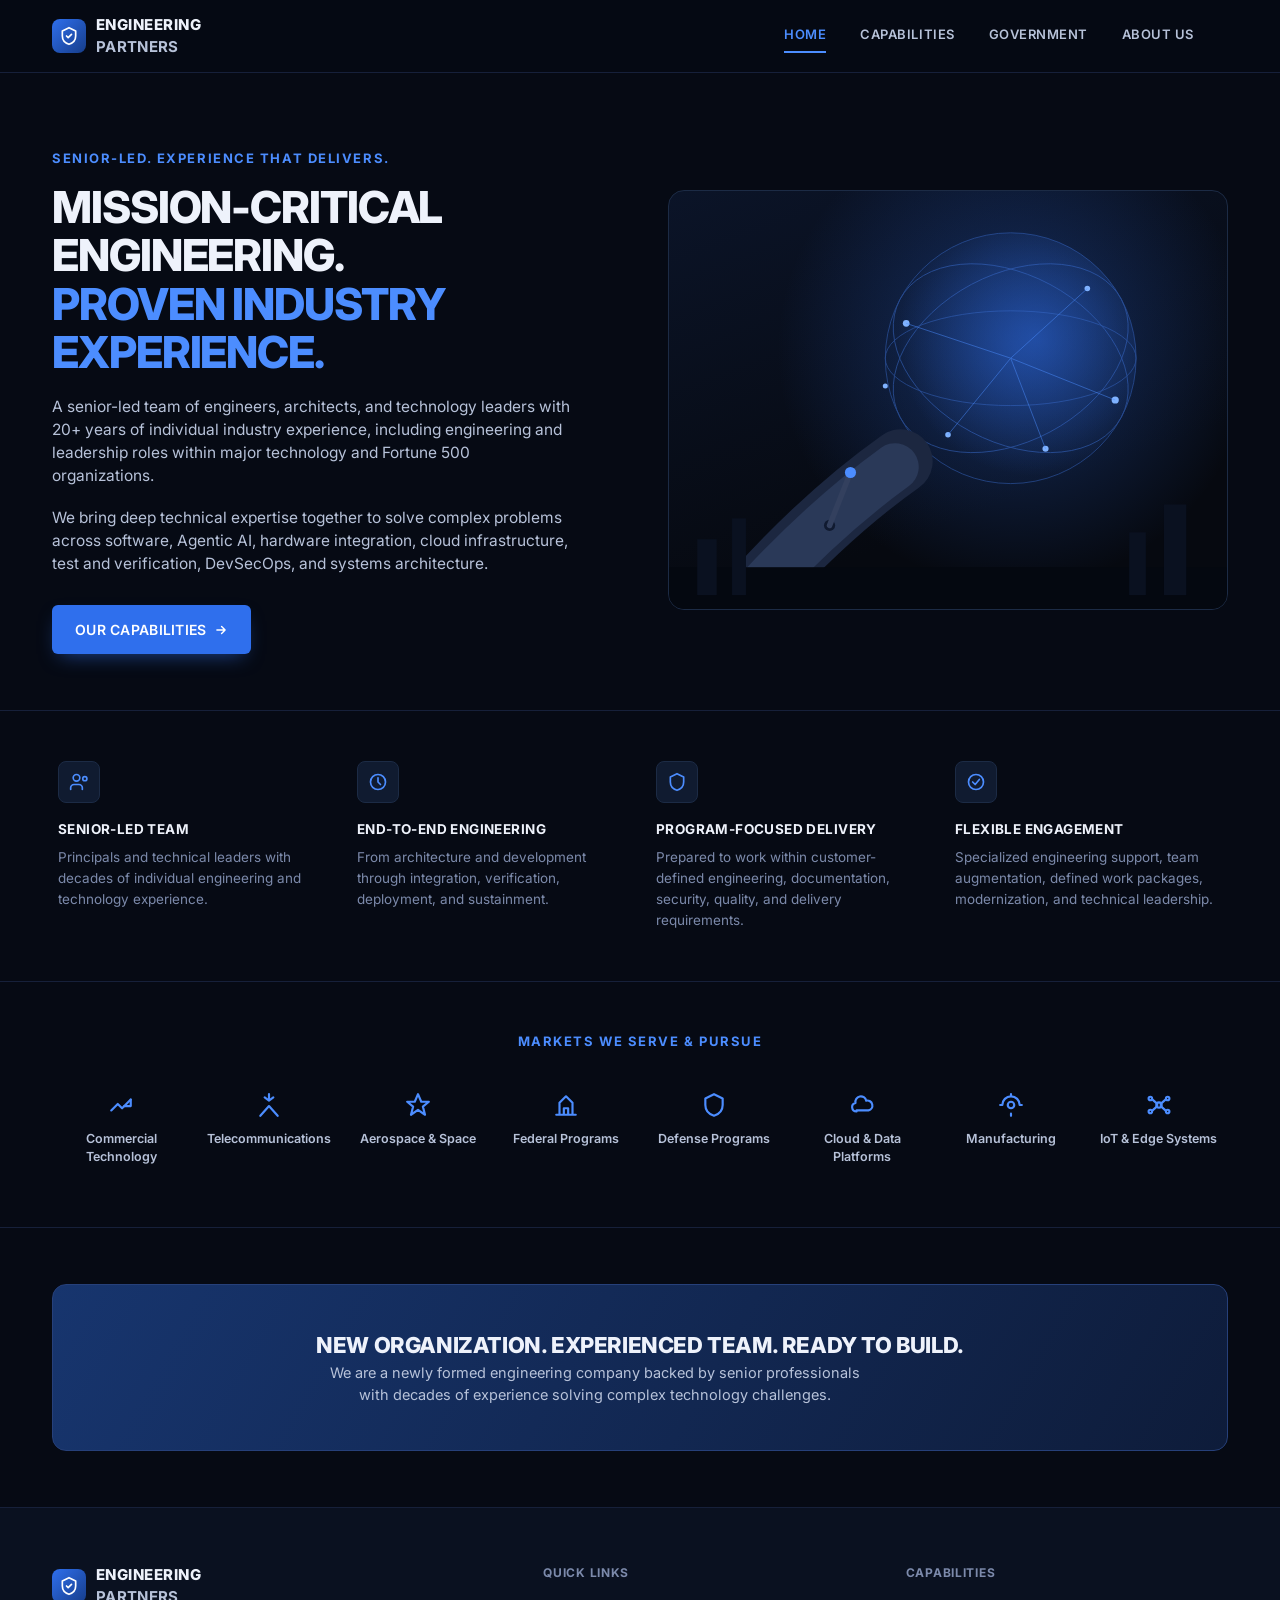
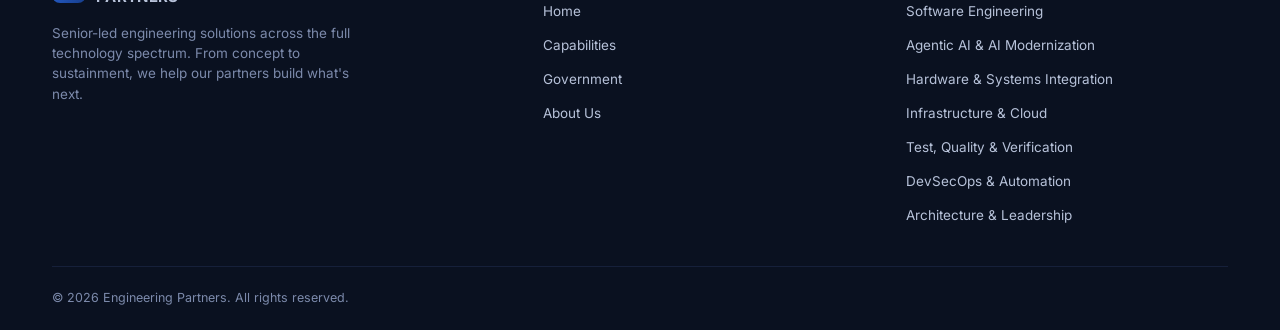
<file: index.html>
<!doctype html>
<html lang="en">
<head>
<meta charset="UTF-8" />
<meta name="viewport" content="width=device-width, initial-scale=1.0" />
<title>Engineering Partners — Mission-Critical Engineering</title>
<meta name="description" content="A senior-led team of engineers, architects, and technology leaders with 20+ years of individual industry experience across software, Agentic AI, hardware, cloud, and DevSecOps." />
<link rel="icon" href="favicon.svg" type="image/svg+xml" />
<meta property="og:type" content="website" />
<meta property="og:title" content="Engineering Partners — Mission-Critical Engineering" />
<meta property="og:description" content="A senior-led team of engineers, architects, and technology leaders with 20+ years of individual industry experience across software, Agentic AI, hardware, cloud, and DevSecOps." />
<meta name="theme-color" content="#060a14" />
<link rel="preconnect" href="https://fonts.googleapis.com" />
<link rel="preconnect" href="https://fonts.gstatic.com" crossorigin />
<link href="https://fonts.googleapis.com/css2?family=Inter:wght@400;500;600;700;800&display=swap" rel="stylesheet" />
<link rel="stylesheet" href="styles.css" />
</head>
<body>

<a href="#main" class="skip-link">Skip to main content</a>
<header class="site-header">
  <div class="wrap header-inner">
    <a href="index.html" class="logo">
      <span class="mark">
        <svg aria-hidden="true" viewBox="0 0 24 24" fill="none" stroke="#fff" stroke-width="2" stroke-linecap="round" stroke-linejoin="round"><path d="M12 2l8 4v6c0 5-3.5 8.5-8 10-4.5-1.5-8-5-8-10V6l8-4z"/><path d="M9 12l2 2 4-4"/></svg>
      </span>
      <span class="word">ENGINEERING<small>PARTNERS</small></span>
    </a>
    <nav class="main-nav">
      <a href="index.html" class="active">HOME</a>
      <a href="capabilities.html">CAPABILITIES</a>
      <a href="government.html">GOVERNMENT</a>
      <a href="about.html">ABOUT US</a>
    </nav>
    <div class="header-actions">
      <button class="nav-toggle" aria-label="Toggle menu" aria-expanded="false">
        <svg aria-hidden="true" viewBox="0 0 24 24" fill="none" stroke="currentColor" stroke-width="2" stroke-linecap="round"><path d="M4 7h16M4 12h16M4 17h16"/></svg>
      </button>
    </div>
  </div>
</header>

<main id="main">
<section class="hero">
  <div class="wrap hero-grid">
    <div>
      <span class="eyebrow">SENIOR-LED. EXPERIENCE THAT DELIVERS.</span>
      <h1>MISSION-CRITICAL ENGINEERING.<span class="accent">PROVEN INDUSTRY EXPERIENCE.</span></h1>
      <p>A senior-led team of engineers, architects, and technology leaders with 20+ years of individual industry experience, including engineering and leadership roles within major technology and Fortune 500 organizations.</p>
      <p>We bring deep technical expertise together to solve complex problems across software, Agentic AI, hardware integration, cloud infrastructure, test and verification, DevSecOps, and systems architecture.</p>
      <div class="cta-row">
        <a href="capabilities.html" class="btn btn-primary">OUR CAPABILITIES
          <svg aria-hidden="true" viewBox="0 0 24 24" fill="none" stroke="currentColor" stroke-width="2.5" stroke-linecap="round" stroke-linejoin="round"><path d="M5 12h14M13 6l6 6-6 6"/></svg>
        </a>
      </div>
    </div>
    <div class="hero-visual">
      <svg aria-hidden="true" viewBox="0 0 400 300" xmlns="http://www.w3.org/2000/svg">
        <defs>
          <radialGradient id="glow" cx="60%" cy="42%" r="55%">
            <stop offset="0%" stop-color="#2f6fed" stop-opacity="0.5"/>
            <stop offset="100%" stop-color="#2f6fed" stop-opacity="0"/>
          </radialGradient>
        </defs>
        <circle cx="245" cy="120" r="90" fill="url(#glow)"/>
        <g stroke="#3b6fd1" stroke-width="0.6" fill="none" opacity="0.55">
          <ellipse cx="245" cy="120" rx="90" ry="34"/>
          <ellipse cx="245" cy="120" rx="90" ry="60" transform="rotate(28 245 120)"/>
          <ellipse cx="245" cy="120" rx="90" ry="60" transform="rotate(-28 245 120)"/>
          <circle cx="245" cy="120" r="90"/>
        </g>
        <g fill="#7fb2ff">
          <circle cx="170" cy="95" r="2.4"/>
          <circle cx="300" cy="70" r="2"/>
          <circle cx="320" cy="150" r="2.6"/>
          <circle cx="200" cy="175" r="2"/>
          <circle cx="270" cy="185" r="2.2"/>
          <circle cx="155" cy="140" r="1.8"/>
        </g>
        <g stroke="#4c8dff" stroke-width="0.7" opacity="0.5">
          <line x1="170" y1="95" x2="245" y2="120"/>
          <line x1="300" y1="70" x2="245" y2="120"/>
          <line x1="320" y1="150" x2="245" y2="120"/>
          <line x1="200" y1="175" x2="245" y2="120"/>
          <line x1="270" y1="185" x2="245" y2="120"/>
        </g>
        <g transform="translate(70,190)">
          <path d="M0 90 L90 10" stroke="#33405e" stroke-width="10" stroke-linecap="round"/>
          <path d="M-6 96 Q45 40 96 4" fill="none" stroke="#1c2740" stroke-width="46" stroke-linecap="round"/>
          <path d="M-2 92 Q45 42 92 8" fill="none" stroke="#2a3958" stroke-width="34" stroke-linecap="round"/>
          <circle cx="45" cy="50" r="4" fill="#101a30"/>
          <line x1="45" y1="50" x2="60" y2="12" stroke="#33405e" stroke-width="4" stroke-linecap="round"/>
          <circle cx="60" cy="12" r="4" fill="#4c8dff"/>
        </g>
        <rect x="0" y="270" width="400" height="30" fill="#040810"/>
        <g fill="#0a1120">
          <rect x="20" y="250" width="14" height="40"/>
          <rect x="45" y="235" width="10" height="55"/>
          <rect x="330" y="245" width="12" height="45"/>
          <rect x="355" y="225" width="16" height="65"/>
        </g>
      </svg>
    </div>
  </div>
</section>

<section class="feature-strip" data-reveal>
  <div class="wrap feature-grid">
    <div class="feature-card">
      <div class="feature-icon"><svg aria-hidden="true" viewBox="0 0 24 24" fill="none" stroke="currentColor" stroke-width="2" stroke-linecap="round" stroke-linejoin="round"><circle cx="9" cy="7" r="4"/><path d="M2 21v-2a4 4 0 014-4h6a4 4 0 014 4v2"/><circle cx="19" cy="8" r="2.5"/></svg></div>
      <h2>SENIOR-LED TEAM</h2>
      <p>Principals and technical leaders with decades of individual engineering and technology experience.</p>
    </div>
    <div class="feature-card">
      <div class="feature-icon"><svg aria-hidden="true" viewBox="0 0 24 24" fill="none" stroke="currentColor" stroke-width="2" stroke-linecap="round" stroke-linejoin="round"><circle cx="12" cy="12" r="9"/><path d="M12 7v5l3 3"/></svg></div>
      <h2>END-TO-END ENGINEERING</h2>
      <p>From architecture and development through integration, verification, deployment, and sustainment.</p>
    </div>
    <div class="feature-card">
      <div class="feature-icon"><svg aria-hidden="true" viewBox="0 0 24 24" fill="none" stroke="currentColor" stroke-width="2" stroke-linecap="round" stroke-linejoin="round"><path d="M12 2l8 4v6c0 5-3.5 8.5-8 10-4.5-1.5-8-5-8-10V6l8-4z"/></svg></div>
      <h2>PROGRAM-FOCUSED DELIVERY</h2>
      <p>Prepared to work within customer-defined engineering, documentation, security, quality, and delivery requirements.</p>
    </div>
    <div class="feature-card">
      <div class="feature-icon"><svg aria-hidden="true" viewBox="0 0 24 24" fill="none" stroke="currentColor" stroke-width="2" stroke-linecap="round" stroke-linejoin="round"><path d="M8 12l3 3 5-6"/><circle cx="12" cy="12" r="9"/></svg></div>
      <h2>FLEXIBLE ENGAGEMENT</h2>
      <p>Specialized engineering support, team augmentation, defined work packages, modernization, and technical leadership.</p>
    </div>
  </div>
</section>

<section class="markets" data-reveal>
  <div class="wrap">
    <span class="eyebrow">MARKETS WE SERVE &amp; PURSUE</span>
    <div class="markets-grid">
      <div class="market-item"><svg aria-hidden="true" viewBox="0 0 24 24" fill="none" stroke="currentColor" stroke-width="2" stroke-linecap="round" stroke-linejoin="round"><path d="M3 17l6-6 4 4 8-8"/><path d="M21 7v6h-6"/></svg>Commercial Technology</div>
      <div class="market-item"><svg aria-hidden="true" viewBox="0 0 24 24" fill="none" stroke="currentColor" stroke-width="2" stroke-linecap="round" stroke-linejoin="round"><path d="M12 2v6M8 5l4 3 4-3M4 22l8-9 8 9"/></svg>Telecommunications</div>
      <div class="market-item"><svg aria-hidden="true" viewBox="0 0 24 24" fill="none" stroke="currentColor" stroke-width="2" stroke-linecap="round" stroke-linejoin="round"><path d="M12 2l3 7h7l-5.5 4.5L18.5 21 12 16.5 5.5 21l2-7.5L2 9h7z"/></svg>Aerospace &amp; Space</div>
      <div class="market-item"><svg aria-hidden="true" viewBox="0 0 24 24" fill="none" stroke="currentColor" stroke-width="2" stroke-linecap="round" stroke-linejoin="round"><path d="M3 21h18M6 21V10l6-6 6 6v11M10 21v-6h4v6"/></svg>Federal Programs</div>
      <div class="market-item"><svg aria-hidden="true" viewBox="0 0 24 24" fill="none" stroke="currentColor" stroke-width="2" stroke-linecap="round" stroke-linejoin="round"><path d="M12 2l8 4v6c0 5-3.5 8.5-8 10-4.5-1.5-8-5-8-10V6l8-4z"/></svg>Defense Programs</div>
      <div class="market-item"><svg aria-hidden="true" viewBox="0 0 24 24" fill="none" stroke="currentColor" stroke-width="2" stroke-linecap="round" stroke-linejoin="round"><path d="M7 18a4 4 0 01-1-7.9A5 5 0 0115.9 8 4.5 4.5 0 0118 17H7z"/></svg>Cloud &amp; Data Platforms</div>
      <div class="market-item"><svg aria-hidden="true" viewBox="0 0 24 24" fill="none" stroke="currentColor" stroke-width="2" stroke-linecap="round" stroke-linejoin="round"><circle cx="12" cy="12" r="3"/><path d="M4 12a8 8 0 0116 0M2 12h2m16 0h2M12 2v2m0 16v2"/></svg>Manufacturing</div>
      <div class="market-item"><svg aria-hidden="true" viewBox="0 0 24 24" fill="none" stroke="currentColor" stroke-width="2" stroke-linecap="round" stroke-linejoin="round"><circle cx="12" cy="12" r="2.5"/><circle cx="4" cy="6" r="1.6"/><circle cx="20" cy="6" r="1.6"/><circle cx="4" cy="18" r="1.6"/><circle cx="20" cy="18" r="1.6"/><path d="M6 7l4.5 4M18 7l-4.5 4M6 17l4.5-4M18 17l-4.5-4"/></svg>IoT &amp; Edge Systems</div>
    </div>
  </div>
</section>

<section class="cta-banner" data-reveal>
  <div class="wrap">
    <div class="inner">
      <div>
        <h2>NEW ORGANIZATION. EXPERIENCED TEAM. READY TO BUILD.</h2>
        <p>We are a newly formed engineering company backed by senior professionals with decades of experience solving complex technology challenges.</p>
      </div>
    </div>
  </div>
</section>

</main>

<footer class="site-footer" id="footer"></footer>
<script src="script.js"></script>
<script src="footer.js"></script>
</body>
</html>
</file>
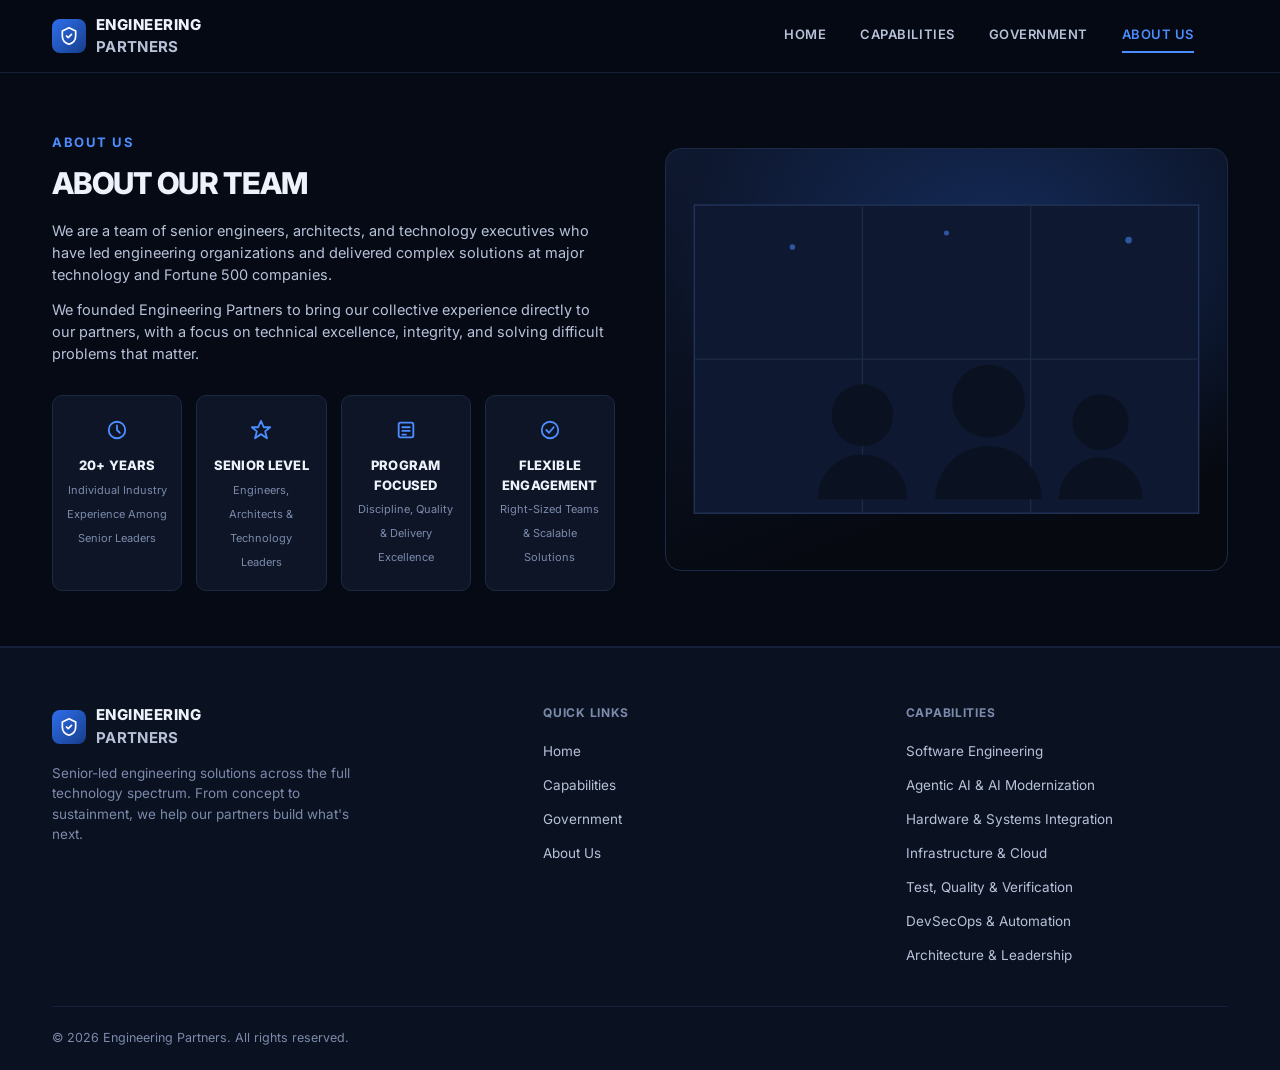
<file: about.html>
<!doctype html>
<html lang="en">
<head>
<meta charset="UTF-8" />
<meta name="viewport" content="width=device-width, initial-scale=1.0" />
<title>About Us — Engineering Partners</title>
<meta name="description" content="Meet the senior engineers, architects, and technology leaders behind Engineering Partners." />
<link rel="icon" href="favicon.svg" type="image/svg+xml" />
<meta property="og:type" content="website" />
<meta property="og:title" content="About Us — Engineering Partners" />
<meta property="og:description" content="Meet the senior engineers, architects, and technology leaders behind Engineering Partners." />
<meta name="theme-color" content="#060a14" />
<link rel="preconnect" href="https://fonts.googleapis.com" />
<link rel="preconnect" href="https://fonts.gstatic.com" crossorigin />
<link href="https://fonts.googleapis.com/css2?family=Inter:wght@400;500;600;700;800&display=swap" rel="stylesheet" />
<link rel="stylesheet" href="styles.css" />
</head>
<body>

<a href="#main" class="skip-link">Skip to main content</a>
<header class="site-header">
  <div class="wrap header-inner">
    <a href="index.html" class="logo">
      <span class="mark">
        <svg aria-hidden="true" viewBox="0 0 24 24" fill="none" stroke="#fff" stroke-width="2" stroke-linecap="round" stroke-linejoin="round"><path d="M12 2l8 4v6c0 5-3.5 8.5-8 10-4.5-1.5-8-5-8-10V6l8-4z"/><path d="M9 12l2 2 4-4"/></svg>
      </span>
      <span class="word">ENGINEERING<small>PARTNERS</small></span>
    </a>
    <nav class="main-nav">
      <a href="index.html">HOME</a>
      <a href="capabilities.html">CAPABILITIES</a>
      <a href="government.html">GOVERNMENT</a>
      <a href="about.html" class="active">ABOUT US</a>
    </nav>
    <div class="header-actions">
      <button class="nav-toggle" aria-label="Toggle menu" aria-expanded="false">
        <svg aria-hidden="true" viewBox="0 0 24 24" fill="none" stroke="currentColor" stroke-width="2" stroke-linecap="round"><path d="M4 7h16M4 12h16M4 17h16"/></svg>
      </button>
    </div>
  </div>
</header>

<main id="main">
<section class="about-hero">
  <div class="wrap about-grid">
    <div>
      <span class="eyebrow">ABOUT US</span>
      <h1>ABOUT OUR TEAM</h1>
      <p>We are a team of senior engineers, architects, and technology executives who have led engineering organizations and delivered complex solutions at major technology and Fortune 500 companies.</p>
      <p>We founded Engineering Partners to bring our collective experience directly to our partners, with a focus on technical excellence, integrity, and solving difficult problems that matter.</p>

      <div class="stat-grid" data-reveal>
        <div class="stat-card">
          <div class="stat-icon"><svg aria-hidden="true" viewBox="0 0 24 24" fill="none" stroke="currentColor" stroke-width="2" stroke-linecap="round" stroke-linejoin="round"><circle cx="12" cy="12" r="9"/><path d="M12 7v5l3 3"/></svg></div>
          <strong>20+ YEARS</strong>
          <span>Individual Industry Experience Among Senior Leaders</span>
        </div>
        <div class="stat-card">
          <div class="stat-icon"><svg aria-hidden="true" viewBox="0 0 24 24" fill="none" stroke="currentColor" stroke-width="2" stroke-linecap="round" stroke-linejoin="round"><path d="M12 2l3 7h7l-5.5 4.5L18.5 21 12 16.5 5.5 21l2-7.5L2 9h7z"/></svg></div>
          <strong>SENIOR LEVEL</strong>
          <span>Engineers, Architects &amp; Technology Leaders</span>
        </div>
        <div class="stat-card">
          <div class="stat-icon"><svg aria-hidden="true" viewBox="0 0 24 24" fill="none" stroke="currentColor" stroke-width="2" stroke-linecap="round" stroke-linejoin="round"><rect x="4" y="4" width="16" height="16" rx="2"/><path d="M8 9h8M8 13h8M8 17h4"/></svg></div>
          <strong>PROGRAM FOCUSED</strong>
          <span>Discipline, Quality &amp; Delivery Excellence</span>
        </div>
        <div class="stat-card">
          <div class="stat-icon"><svg aria-hidden="true" viewBox="0 0 24 24" fill="none" stroke="currentColor" stroke-width="2" stroke-linecap="round" stroke-linejoin="round"><path d="M8 12l3 3 5-6"/><circle cx="12" cy="12" r="9"/></svg></div>
          <strong>FLEXIBLE ENGAGEMENT</strong>
          <span>Right-Sized Teams &amp; Scalable Solutions</span>
        </div>
      </div>
    </div>

    <div class="about-visual">
      <svg aria-hidden="true" viewBox="0 0 400 300" xmlns="http://www.w3.org/2000/svg">
        <defs>
          <radialGradient id="glow3" cx="60%" cy="30%" r="60%">
            <stop offset="0%" stop-color="#2f6fed" stop-opacity="0.3"/>
            <stop offset="100%" stop-color="#2f6fed" stop-opacity="0"/>
          </radialGradient>
        </defs>
        <rect width="400" height="300" fill="url(#glow3)"/>
        <g fill="#0e1830" stroke="#22345a" stroke-width="1">
          <rect x="20" y="40" width="360" height="220"/>
        </g>
        <g stroke="#1c2b45" stroke-width="1">
          <line x1="140" y1="40" x2="140" y2="260"/>
          <line x1="260" y1="40" x2="260" y2="260"/>
          <line x1="20" y1="150" x2="380" y2="150"/>
        </g>
        <g fill="#0a1120" opacity="0.9">
          <circle cx="140" cy="190" r="22"/>
          <path d="M108 250 a32 32 0 0164 0z"/>
          <circle cx="230" cy="180" r="26"/>
          <path d="M192 250 a38 38 0 0176 0z"/>
          <circle cx="310" cy="195" r="20"/>
          <path d="M280 250 a30 30 0 0160 0z"/>
        </g>
        <g fill="#3b6fd1" opacity="0.7">
          <circle cx="90" cy="70" r="2"/>
          <circle cx="330" cy="65" r="2.4"/>
          <circle cx="200" cy="60" r="1.8"/>
        </g>
      </svg>
    </div>
  </div>
</section>

</main>

<footer class="site-footer" id="footer"></footer>
<script src="script.js"></script>
<script src="footer.js"></script>
</body>
</html>
</file>
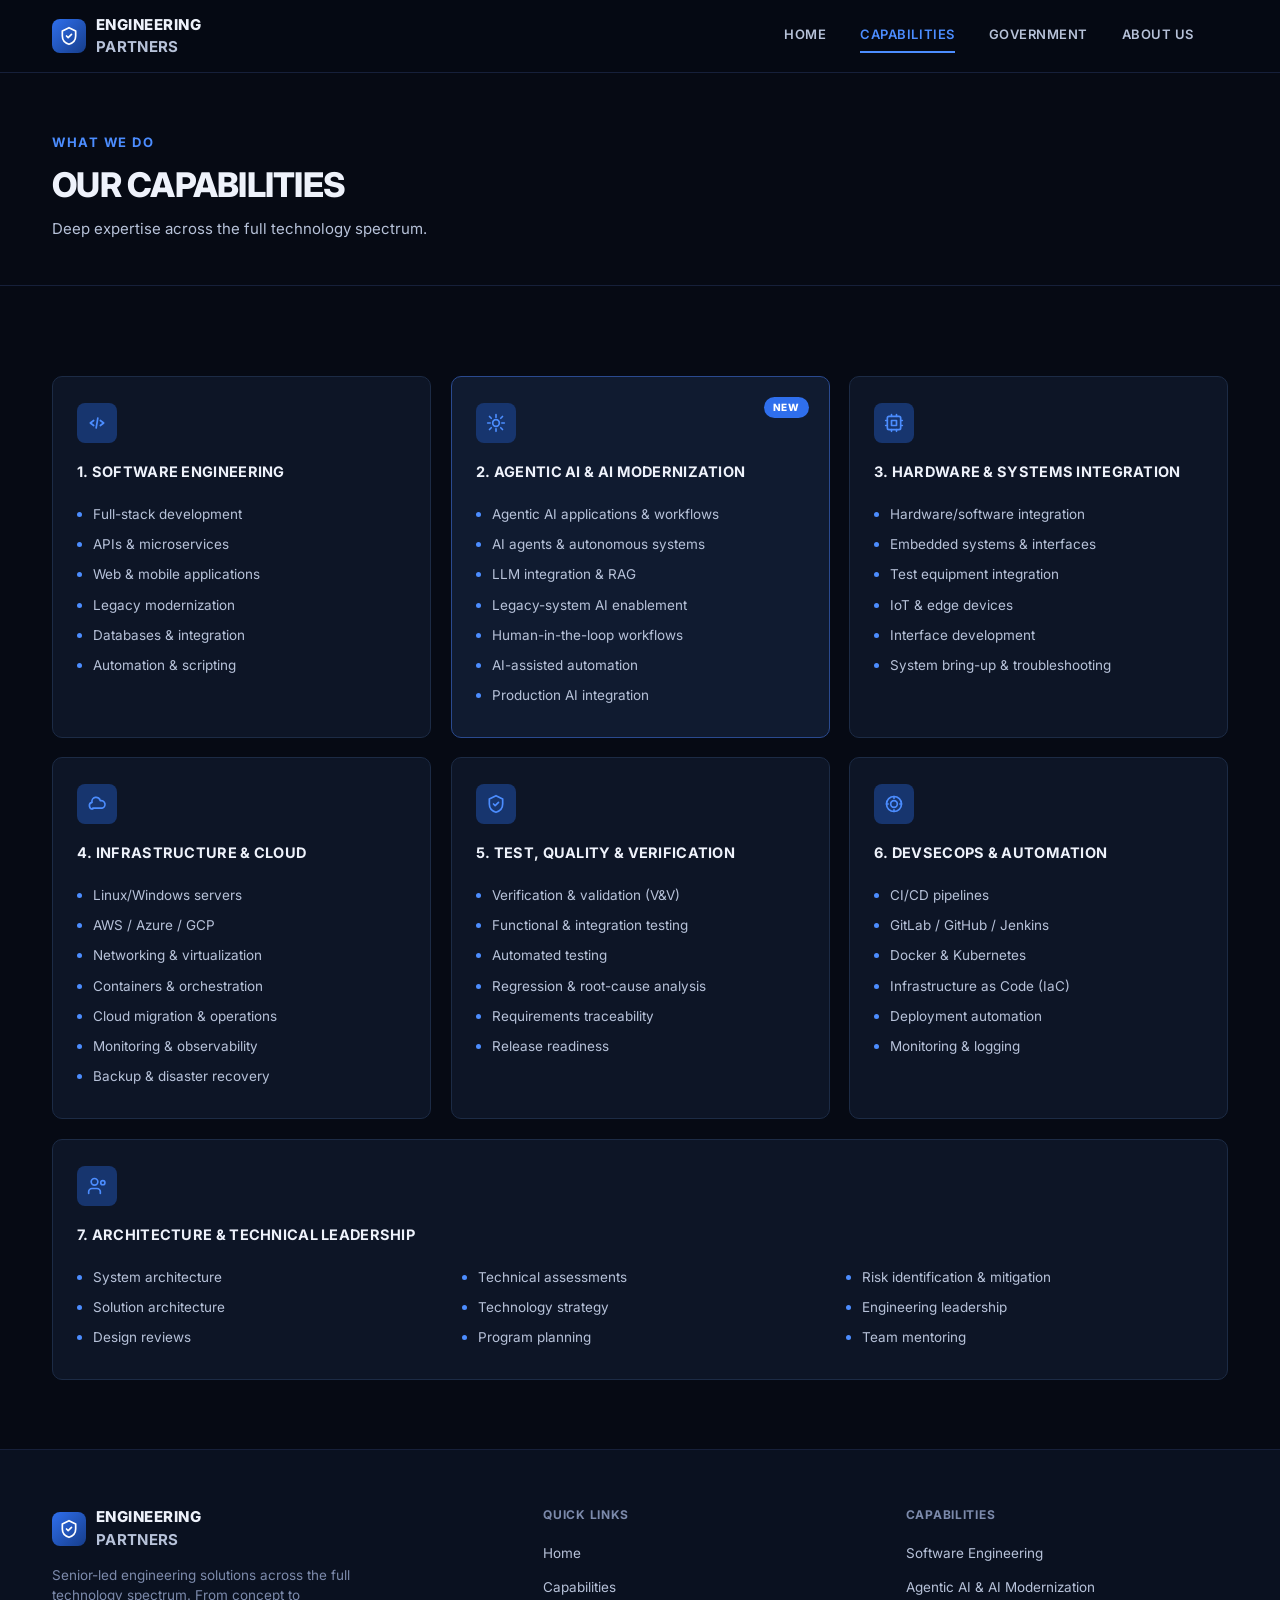
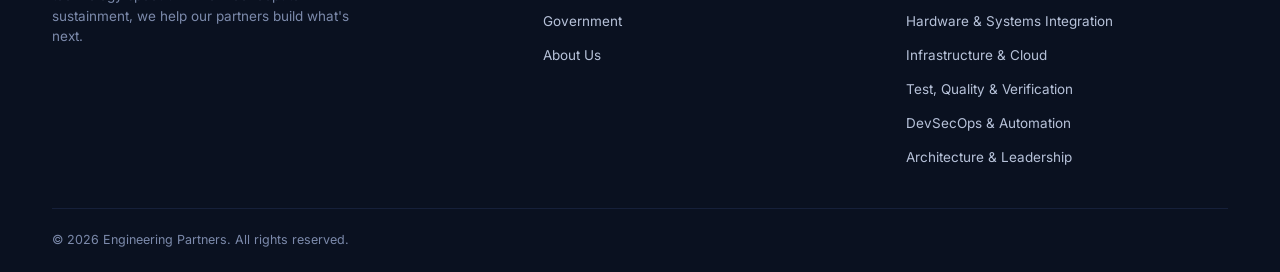
<file: capabilities.html>
<!doctype html>
<html lang="en">
<head>
<meta charset="UTF-8" />
<meta name="viewport" content="width=device-width, initial-scale=1.0" />
<title>Capabilities — Engineering Partners</title>
<meta name="description" content="Deep expertise across software engineering, Agentic AI, hardware integration, cloud infrastructure, test and verification, DevSecOps, and technical leadership." />
<link rel="icon" href="favicon.svg" type="image/svg+xml" />
<meta property="og:type" content="website" />
<meta property="og:title" content="Capabilities — Engineering Partners" />
<meta property="og:description" content="Deep expertise across software engineering, Agentic AI, hardware integration, cloud infrastructure, test and verification, DevSecOps, and technical leadership." />
<meta name="theme-color" content="#060a14" />
<link rel="preconnect" href="https://fonts.googleapis.com" />
<link rel="preconnect" href="https://fonts.gstatic.com" crossorigin />
<link href="https://fonts.googleapis.com/css2?family=Inter:wght@400;500;600;700;800&display=swap" rel="stylesheet" />
<link rel="stylesheet" href="styles.css" />
</head>
<body>

<a href="#main" class="skip-link">Skip to main content</a>
<header class="site-header">
  <div class="wrap header-inner">
    <a href="index.html" class="logo">
      <span class="mark">
        <svg aria-hidden="true" viewBox="0 0 24 24" fill="none" stroke="#fff" stroke-width="2" stroke-linecap="round" stroke-linejoin="round"><path d="M12 2l8 4v6c0 5-3.5 8.5-8 10-4.5-1.5-8-5-8-10V6l8-4z"/><path d="M9 12l2 2 4-4"/></svg>
      </span>
      <span class="word">ENGINEERING<small>PARTNERS</small></span>
    </a>
    <nav class="main-nav">
      <a href="index.html">HOME</a>
      <a href="capabilities.html" class="active">CAPABILITIES</a>
      <a href="government.html">GOVERNMENT</a>
      <a href="about.html">ABOUT US</a>
    </nav>
    <div class="header-actions">
      <button class="nav-toggle" aria-label="Toggle menu" aria-expanded="false">
        <svg aria-hidden="true" viewBox="0 0 24 24" fill="none" stroke="currentColor" stroke-width="2" stroke-linecap="round"><path d="M4 7h16M4 12h16M4 17h16"/></svg>
      </button>
    </div>
  </div>
</header>

<main id="main">
<section class="page-hero">
  <div class="wrap">
    <span class="eyebrow">WHAT WE DO</span>
    <h1>OUR CAPABILITIES</h1>
    <p class="section-sub">Deep expertise across the full technology spectrum.</p>
  </div>
</section>

<section class="cap-section">
  <div class="wrap cap-grid">

    <div class="cap-card" data-reveal>
      <div class="cap-icon"><svg aria-hidden="true" viewBox="0 0 24 24" fill="none" stroke="currentColor" stroke-width="2" stroke-linecap="round" stroke-linejoin="round"><path d="M8 9l-4 3 4 3M16 9l4 3-4 3M13 6l-2 12"/></svg></div>
      <h2>1. SOFTWARE ENGINEERING</h2>
      <ul>
        <li>Full-stack development</li>
        <li>APIs &amp; microservices</li>
        <li>Web &amp; mobile applications</li>
        <li>Legacy modernization</li>
        <li>Databases &amp; integration</li>
        <li>Automation &amp; scripting</li>
      </ul>
    </div>

    <div class="cap-card highlight" data-reveal>
      <span class="badge">NEW</span>
      <div class="cap-icon"><svg aria-hidden="true" viewBox="0 0 24 24" fill="none" stroke="currentColor" stroke-width="2" stroke-linecap="round" stroke-linejoin="round"><circle cx="12" cy="12" r="4"/><path d="M12 2v3M12 19v3M4.2 4.2l2.1 2.1M17.7 17.7l2.1 2.1M2 12h3M19 12h3M4.2 19.8l2.1-2.1M17.7 6.3l2.1-2.1"/></svg></div>
      <h2>2. AGENTIC AI &amp; AI MODERNIZATION</h2>
      <ul>
        <li>Agentic AI applications &amp; workflows</li>
        <li>AI agents &amp; autonomous systems</li>
        <li>LLM integration &amp; RAG</li>
        <li>Legacy-system AI enablement</li>
        <li>Human-in-the-loop workflows</li>
        <li>AI-assisted automation</li>
        <li>Production AI integration</li>
      </ul>
    </div>

    <div class="cap-card" data-reveal>
      <div class="cap-icon"><svg aria-hidden="true" viewBox="0 0 24 24" fill="none" stroke="currentColor" stroke-width="2" stroke-linecap="round" stroke-linejoin="round"><rect x="4" y="4" width="16" height="16" rx="2"/><rect x="9" y="9" width="6" height="6"/><path d="M9 2v2M15 2v2M9 20v2M15 20v2M2 9h2M2 15h2M20 9h2M20 15h2"/></svg></div>
      <h2>3. HARDWARE &amp; SYSTEMS INTEGRATION</h2>
      <ul>
        <li>Hardware/software integration</li>
        <li>Embedded systems &amp; interfaces</li>
        <li>Test equipment integration</li>
        <li>IoT &amp; edge devices</li>
        <li>Interface development</li>
        <li>System bring-up &amp; troubleshooting</li>
      </ul>
    </div>

    <div class="cap-card" data-reveal>
      <div class="cap-icon"><svg aria-hidden="true" viewBox="0 0 24 24" fill="none" stroke="currentColor" stroke-width="2" stroke-linecap="round" stroke-linejoin="round"><path d="M7 18a4 4 0 01-1-7.9A5 5 0 0115.9 8 4.5 4.5 0 0118 17H7z"/></svg></div>
      <h2>4. INFRASTRUCTURE &amp; CLOUD</h2>
      <ul>
        <li>Linux/Windows servers</li>
        <li>AWS / Azure / GCP</li>
        <li>Networking &amp; virtualization</li>
        <li>Containers &amp; orchestration</li>
        <li>Cloud migration &amp; operations</li>
        <li>Monitoring &amp; observability</li>
        <li>Backup &amp; disaster recovery</li>
      </ul>
    </div>

    <div class="cap-card" data-reveal>
      <div class="cap-icon"><svg aria-hidden="true" viewBox="0 0 24 24" fill="none" stroke="currentColor" stroke-width="2" stroke-linecap="round" stroke-linejoin="round"><path d="M12 2l8 4v6c0 5-3.5 8.5-8 10-4.5-1.5-8-5-8-10V6l8-4z"/><path d="M9 12l2 2 4-4"/></svg></div>
      <h2>5. TEST, QUALITY &amp; VERIFICATION</h2>
      <ul>
        <li>Verification &amp; validation (V&amp;V)</li>
        <li>Functional &amp; integration testing</li>
        <li>Automated testing</li>
        <li>Regression &amp; root-cause analysis</li>
        <li>Requirements traceability</li>
        <li>Release readiness</li>
      </ul>
    </div>

    <div class="cap-card" data-reveal>
      <div class="cap-icon"><svg aria-hidden="true" viewBox="0 0 24 24" fill="none" stroke="currentColor" stroke-width="2" stroke-linecap="round" stroke-linejoin="round"><circle cx="12" cy="12" r="9"/><path d="M8 12a4 4 0 108 0 4 4 0 00-8 0z"/><path d="M12 3v2M12 19v2M3 12h2M19 12h2"/></svg></div>
      <h2>6. DEVSECOPS &amp; AUTOMATION</h2>
      <ul>
        <li>CI/CD pipelines</li>
        <li>GitLab / GitHub / Jenkins</li>
        <li>Docker &amp; Kubernetes</li>
        <li>Infrastructure as Code (IaC)</li>
        <li>Deployment automation</li>
        <li>Monitoring &amp; logging</li>
      </ul>
    </div>

    <div class="cap-card wide" data-reveal>
      <div class="cap-icon"><svg aria-hidden="true" viewBox="0 0 24 24" fill="none" stroke="currentColor" stroke-width="2" stroke-linecap="round" stroke-linejoin="round"><circle cx="9" cy="7" r="4"/><path d="M2 21v-2a4 4 0 014-4h6a4 4 0 014 4v2"/><circle cx="19" cy="8" r="2.5"/></svg></div>
      <h2>7. ARCHITECTURE &amp; TECHNICAL LEADERSHIP</h2>
      <div class="cols-3">
        <ul>
          <li>System architecture</li>
          <li>Solution architecture</li>
          <li>Design reviews</li>
        </ul>
        <ul>
          <li>Technical assessments</li>
          <li>Technology strategy</li>
          <li>Program planning</li>
        </ul>
        <ul>
          <li>Risk identification &amp; mitigation</li>
          <li>Engineering leadership</li>
          <li>Team mentoring</li>
        </ul>
      </div>
    </div>

  </div>
</section>

</main>

<footer class="site-footer" id="footer"></footer>
<script src="script.js"></script>
<script src="footer.js"></script>
</body>
</html>
</file>
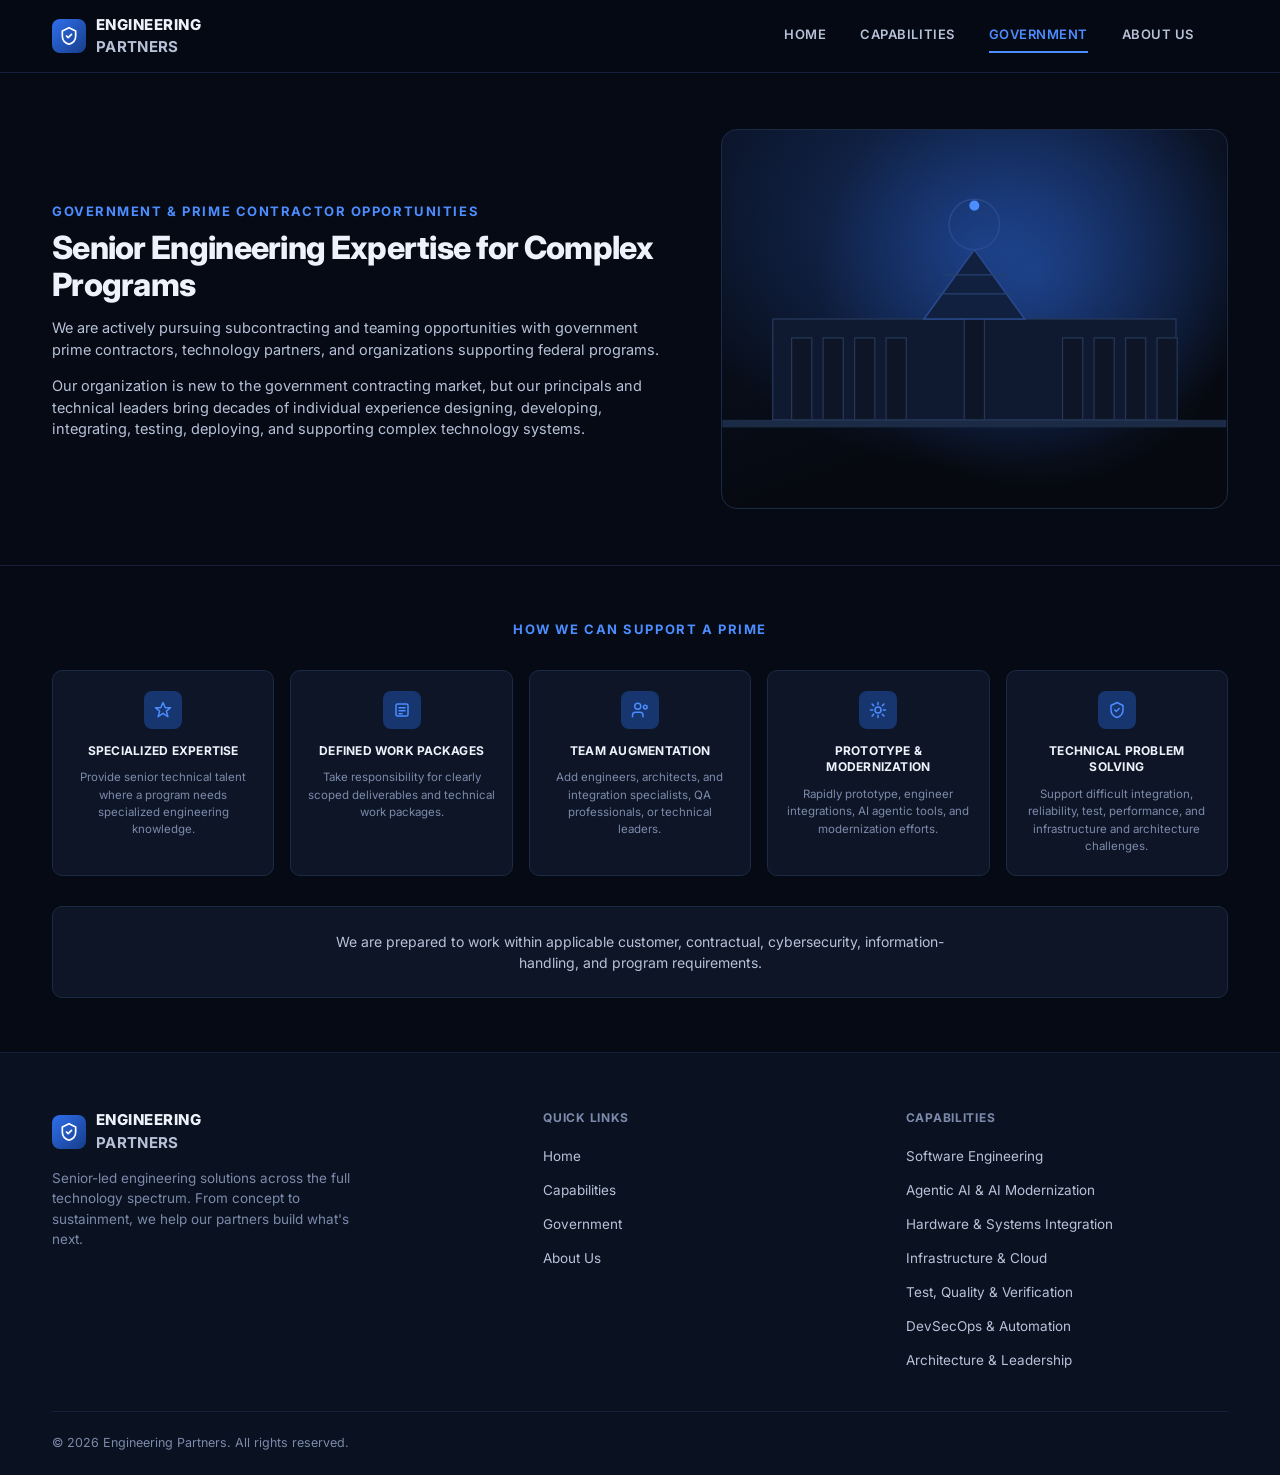
<file: government.html>
<!doctype html>
<html lang="en">
<head>
<meta charset="UTF-8" />
<meta name="viewport" content="width=device-width, initial-scale=1.0" />
<title>Government &amp; Prime Contractor Opportunities — Engineering Partners</title>
<meta name="description" content="Senior engineering expertise for complex government and prime contractor programs, including team augmentation, prototyping, and modernization." />
<link rel="icon" href="favicon.svg" type="image/svg+xml" />
<meta property="og:type" content="website" />
<meta property="og:title" content="Government & Prime Contractor Opportunities — Engineering Partners" />
<meta property="og:description" content="Senior engineering expertise for complex government and prime contractor programs, including team augmentation, prototyping, and modernization." />
<meta name="theme-color" content="#060a14" />
<link rel="preconnect" href="https://fonts.googleapis.com" />
<link rel="preconnect" href="https://fonts.gstatic.com" crossorigin />
<link href="https://fonts.googleapis.com/css2?family=Inter:wght@400;500;600;700;800&display=swap" rel="stylesheet" />
<link rel="stylesheet" href="styles.css" />
</head>
<body>

<a href="#main" class="skip-link">Skip to main content</a>
<header class="site-header">
  <div class="wrap header-inner">
    <a href="index.html" class="logo">
      <span class="mark">
        <svg aria-hidden="true" viewBox="0 0 24 24" fill="none" stroke="#fff" stroke-width="2" stroke-linecap="round" stroke-linejoin="round"><path d="M12 2l8 4v6c0 5-3.5 8.5-8 10-4.5-1.5-8-5-8-10V6l8-4z"/><path d="M9 12l2 2 4-4"/></svg>
      </span>
      <span class="word">ENGINEERING<small>PARTNERS</small></span>
    </a>
    <nav class="main-nav">
      <a href="index.html">HOME</a>
      <a href="capabilities.html">CAPABILITIES</a>
      <a href="government.html" class="active">GOVERNMENT</a>
      <a href="about.html">ABOUT US</a>
    </nav>
    <div class="header-actions">
      <button class="nav-toggle" aria-label="Toggle menu" aria-expanded="false">
        <svg aria-hidden="true" viewBox="0 0 24 24" fill="none" stroke="currentColor" stroke-width="2" stroke-linecap="round"><path d="M4 7h16M4 12h16M4 17h16"/></svg>
      </button>
    </div>
  </div>
</header>

<main id="main">
<section class="gov-hero">
  <div class="wrap gov-grid">
    <div>
      <span class="eyebrow">GOVERNMENT &amp; PRIME CONTRACTOR OPPORTUNITIES</span>
      <h1>Senior Engineering Expertise for Complex Programs</h1>
      <p class="body">We are actively pursuing subcontracting and teaming opportunities with government prime contractors, technology partners, and organizations supporting federal programs.</p>
      <p class="body">Our organization is new to the government contracting market, but our principals and technical leaders bring decades of individual experience designing, developing, integrating, testing, deploying, and supporting complex technology systems.</p>
    </div>
    <div class="hero-visual">
      <svg aria-hidden="true" viewBox="0 0 400 300" xmlns="http://www.w3.org/2000/svg">
        <defs>
          <radialGradient id="glow2" cx="50%" cy="30%" r="60%">
            <stop offset="0%" stop-color="#2f6fed" stop-opacity="0.35"/>
            <stop offset="100%" stop-color="#2f6fed" stop-opacity="0"/>
          </radialGradient>
        </defs>
        <rect width="400" height="300" fill="url(#glow2)"/>
        <rect x="0" y="230" width="400" height="6" fill="#1c2b45"/>
        <g fill="#0f1a30" stroke="#26385c" stroke-width="1">
          <rect x="40" y="150" width="320" height="80"/>
        </g>
        <g fill="#0d1526" stroke="#243756" stroke-width="1">
          <rect x="55" y="165" width="16" height="65"/>
          <rect x="80" y="165" width="16" height="65"/>
          <rect x="105" y="165" width="16" height="65"/>
          <rect x="130" y="165" width="16" height="65"/>
          <rect x="192" y="140" width="16" height="90"/>
          <rect x="270" y="165" width="16" height="65"/>
          <rect x="295" y="165" width="16" height="65"/>
          <rect x="320" y="165" width="16" height="65"/>
          <rect x="345" y="165" width="16" height="65"/>
        </g>
        <path d="M160 150 L200 95 L240 150 Z" fill="#122040" stroke="#2a4a8f" stroke-width="1.2"/>
        <circle cx="200" cy="75" r="20" fill="none" stroke="#2a4a8f" stroke-width="1.2"/>
        <circle cx="200" cy="60" r="4" fill="#4c8dff"/>
        <g stroke="#25406f" stroke-width="1">
          <line x1="170" y1="130" x2="230" y2="130"/>
          <line x1="175" y1="115" x2="225" y2="115"/>
        </g>
      </svg>
    </div>
  </div>
</section>

<section class="support-section" data-reveal>
  <div class="wrap">
    <h2 class="eyebrow">HOW WE CAN SUPPORT A PRIME</h2>
    <div class="support-grid">
      <div class="support-card">
        <div class="support-icon"><svg aria-hidden="true" viewBox="0 0 24 24" fill="none" stroke="currentColor" stroke-width="2" stroke-linecap="round" stroke-linejoin="round"><path d="M12 2l3 7h7l-5.5 4.5L18.5 21 12 16.5 5.5 21l2-7.5L2 9h7z"/></svg></div>
        <h3>SPECIALIZED EXPERTISE</h3>
        <p>Provide senior technical talent where a program needs specialized engineering knowledge.</p>
      </div>
      <div class="support-card">
        <div class="support-icon"><svg aria-hidden="true" viewBox="0 0 24 24" fill="none" stroke="currentColor" stroke-width="2" stroke-linecap="round" stroke-linejoin="round"><rect x="4" y="4" width="16" height="16" rx="2"/><path d="M8 9h8M8 13h8M8 17h4"/></svg></div>
        <h3>DEFINED WORK PACKAGES</h3>
        <p>Take responsibility for clearly scoped deliverables and technical work packages.</p>
      </div>
      <div class="support-card">
        <div class="support-icon"><svg aria-hidden="true" viewBox="0 0 24 24" fill="none" stroke="currentColor" stroke-width="2" stroke-linecap="round" stroke-linejoin="round"><circle cx="9" cy="7" r="4"/><path d="M2 21v-2a4 4 0 014-4h6a4 4 0 014 4v2"/><circle cx="19" cy="8" r="2.5"/></svg></div>
        <h3>TEAM AUGMENTATION</h3>
        <p>Add engineers, architects, and integration specialists, QA professionals, or technical leaders.</p>
      </div>
      <div class="support-card">
        <div class="support-icon"><svg aria-hidden="true" viewBox="0 0 24 24" fill="none" stroke="currentColor" stroke-width="2" stroke-linecap="round" stroke-linejoin="round"><circle cx="12" cy="12" r="4"/><path d="M12 2v3M12 19v3M4.2 4.2l2.1 2.1M17.7 17.7l2.1 2.1M2 12h3M19 12h3M4.2 19.8l2.1-2.1M17.7 6.3l2.1-2.1"/></svg></div>
        <h3>PROTOTYPE &amp; MODERNIZATION</h3>
        <p>Rapidly prototype, engineer integrations, AI agentic tools, and modernization efforts.</p>
      </div>
      <div class="support-card">
        <div class="support-icon"><svg aria-hidden="true" viewBox="0 0 24 24" fill="none" stroke="currentColor" stroke-width="2" stroke-linecap="round" stroke-linejoin="round"><path d="M12 2l8 4v6c0 5-3.5 8.5-8 10-4.5-1.5-8-5-8-10V6l8-4z"/><path d="M9 12l2 2 4-4"/></svg></div>
        <h3>TECHNICAL PROBLEM SOLVING</h3>
        <p>Support difficult integration, reliability, test, performance, and infrastructure and architecture challenges.</p>
      </div>
    </div>

    <div class="compliance-note">
      <p>We are prepared to work within applicable customer, contractual, cybersecurity, information-handling, and program requirements.</p>
    </div>
  </div>
</section>

</main>

<footer class="site-footer" id="footer"></footer>
<script src="script.js"></script>
<script src="footer.js"></script>
</body>
</html>
</file>
<file: styles.css>
/* ===== Design tokens ===== */
:root {
  --bg: #060a14;
  --bg-alt: #0a1120;
  --panel: #0d1526;
  --panel-alt: #101b30;
  --border: #1c2b45;
  --border-soft: #16203a;
  --blue: #2f6fed;
  --blue-bright: #4c8dff;
  --blue-dim: #17356e;
  --text: #eef2fb;
  --text-dim: #b7c2d9;
  --text-faint: #7c8aab;
  --radius: 10px;
  --max-width: 1240px;
}

* { box-sizing: border-box; }

html { scroll-behavior: smooth; }

body {
  margin: 0;
  background: var(--bg);
  color: var(--text);
  font-family: "Inter", system-ui, -apple-system, "Segoe UI", "Helvetica Neue", Arial, sans-serif;
  line-height: 1.5;
  -webkit-font-smoothing: antialiased;
}

img { max-width: 100%; display: block; }
a { color: inherit; text-decoration: none; }
ul { list-style: none; margin: 0; padding: 0; }
h1, h2, h3, h4, p { margin: 0; }

.wrap {
  max-width: var(--max-width);
  margin: 0 auto;
  padding: 0 32px;
}

.eyebrow {
  color: var(--blue-bright);
  font-size: 13px;
  font-weight: 700;
  letter-spacing: 0.12em;
  text-transform: uppercase;
}

.section-sub {
  color: var(--text-dim);
  font-size: 15px;
  margin-top: 8px;
}

/* ===== Buttons ===== */
.btn {
  display: inline-flex;
  align-items: center;
  gap: 8px;
  padding: 13px 22px;
  border-radius: 6px;
  font-size: 14px;
  font-weight: 600;
  letter-spacing: 0.02em;
  border: 1px solid transparent;
  cursor: pointer;
  white-space: nowrap;
  transition: background-color 0.18s ease, border-color 0.18s ease,
              color 0.18s ease, transform 0.18s ease, box-shadow 0.18s ease;
}
.btn:hover { transform: translateY(-2px); }
.btn:active { transform: translateY(0); }
.btn svg { transition: transform 0.18s ease; }
.btn:hover svg { transform: translateX(3px); }

.btn-primary {
  background: var(--blue);
  color: #fff;
  box-shadow: 0 8px 20px -8px rgba(47, 111, 237, 0.6);
}
.btn-primary:hover { background: var(--blue-bright); box-shadow: 0 12px 26px -10px rgba(76, 141, 255, 0.75); }

.btn-outline {
  background: transparent;
  color: var(--text);
  border-color: #2a3b5c;
}
.btn-outline:hover { border-color: var(--blue-bright); color: var(--blue-bright); }

.btn-sm { padding: 12px 18px; font-size: 13px; }

.btn svg { width: 14px; height: 14px; }

/* ===== Focus visibility ===== */
a:focus-visible,
button:focus-visible,
input:focus-visible,
select:focus-visible,
textarea:focus-visible {
  outline: 2px solid var(--blue-bright);
  outline-offset: 2px;
  border-radius: 4px;
}

/* ===== Skip link ===== */
.skip-link {
  position: absolute;
  top: -48px;
  left: 12px;
  z-index: 100;
  background: var(--blue);
  color: #fff;
  padding: 12px 18px;
  border-radius: 6px;
  font-size: 13px;
  font-weight: 700;
  transition: top 0.15s ease;
}
.skip-link:focus {
  top: 12px;
}

/* ===== Header ===== */
header.site-header {
  position: sticky;
  top: 0;
  z-index: 50;
  background: rgba(6, 10, 20, 0.92);
  backdrop-filter: blur(10px);
  border-bottom: 1px solid var(--border-soft);
}

.header-inner {
  display: flex;
  align-items: center;
  justify-content: space-between;
  height: 72px;
}

.logo {
  display: flex;
  align-items: center;
  gap: 10px;
  font-weight: 800;
  font-size: 15px;
  letter-spacing: 0.03em;
}

.logo .mark {
  width: 34px;
  height: 34px;
  border-radius: 8px;
  background: linear-gradient(135deg, var(--blue), #163d8a);
  display: flex;
  align-items: center;
  justify-content: center;
  flex-shrink: 0;
}
.logo .mark svg { width: 20px; height: 20px; }

.logo .word small {
  display: block;
  font-weight: 700;
  color: var(--text-dim);
  font-size: 15px;
  letter-spacing: 0.02em;
}

nav.main-nav {
  display: flex;
  align-items: center;
  gap: 34px;
  margin-left: auto;
  margin-right: 34px;
}

nav.main-nav a {
  font-size: 13px;
  font-weight: 600;
  letter-spacing: 0.04em;
  color: var(--text-dim);
  padding: 6px 0;
  border-bottom: 2px solid transparent;
  transition: color 0.18s ease, border-color 0.18s ease;
}
nav.main-nav a:hover { color: var(--text); }
nav.main-nav a.active { color: var(--blue-bright); border-color: var(--blue-bright); }

.header-actions { display: flex; align-items: center; gap: 28px; }

.nav-toggle {
  display: none;
  background: none;
  border: 1px solid var(--border);
  border-radius: 6px;
  width: 44px;
  height: 44px;
  color: var(--text);
  align-items: center;
  justify-content: center;
}

/* ===== Hero ===== */
.hero {
  padding: 72px 0 56px;
  border-bottom: 1px solid var(--border-soft);
  overflow: hidden;
}

.hero-grid {
  display: grid;
  grid-template-columns: 1fr 1fr;
  gap: 56px;
  align-items: center;
}

.hero h1 {
  font-size: 44px;
  line-height: 1.1;
  font-weight: 800;
  letter-spacing: -0.025em;
  margin-top: 14px;
  text-wrap: balance;
}
.hero h1 .accent { color: var(--blue-bright); display: block; }

.hero p {
  color: var(--text-dim);
  font-size: 15.5px;
  margin-top: 18px;
  max-width: 52ch;
}

.hero .cta-row {
  display: flex;
  gap: 14px;
  margin-top: 30px;
  flex-wrap: wrap;
}

.hero-visual {
  position: relative;
  aspect-ratio: 4/3;
  border-radius: 16px;
  overflow: hidden;
  border: 1px solid var(--border);
  background:
    radial-gradient(circle at 62% 38%, rgba(47,111,237,0.35), transparent 55%),
    linear-gradient(160deg, #0b1428 0%, #060910 70%);
}

.hero-visual svg { width: 100%; height: 100%; }

/* ===== Feature strip (home) ===== */
.feature-strip {
  padding: 46px 0;
  border-bottom: 1px solid var(--border-soft);
}
.feature-grid {
  display: grid;
  grid-template-columns: repeat(4, 1fr);
  gap: 20px;
}
.feature-card {
  padding: 4px 6px;
}
.feature-icon {
  width: 42px;
  height: 42px;
  border-radius: 8px;
  background: var(--panel-alt);
  border: 1px solid var(--border);
  display: flex;
  align-items: center;
  justify-content: center;
  margin-bottom: 16px;
  color: var(--blue-bright);
}
.feature-icon svg { width: 20px; height: 20px; }
.feature-card h2 {
  font-size: 13.5px;
  font-weight: 700;
  letter-spacing: 0.03em;
  margin-bottom: 8px;
}
.feature-card p {
  font-size: 13.5px;
  color: var(--text-faint);
  line-height: 1.55;
}

/* ===== Markets strip ===== */
.markets {
  padding: 50px 0;
  border-bottom: 1px solid var(--border-soft);
  text-align: center;
}
.markets .eyebrow { display: block; margin-bottom: 30px; }
.markets-grid {
  display: grid;
  grid-template-columns: repeat(8, 1fr);
  gap: 10px;
}
.market-item {
  display: flex;
  flex-direction: column;
  align-items: center;
  gap: 12px;
  font-size: 12.5px;
  font-weight: 600;
  color: var(--text-dim);
  padding: 10px 4px;
}
.market-item svg {
  width: 26px;
  height: 26px;
  color: var(--blue-bright);
}

/* ===== CTA banner ===== */
.cta-banner {
  margin: 56px 0;
}
.cta-banner .inner {
  background: linear-gradient(120deg, var(--blue-dim), #0e1c3a);
  border: 1px solid #26407a;
  border-radius: 14px;
  padding: 44px;
  display: flex;
  flex-direction: column;
  align-items: center;
  text-align: center;
  gap: 10px;
}
.cta-banner h2 { font-size: 22px; font-weight: 800; letter-spacing: -0.018em; }
.cta-banner p { color: var(--text-dim); font-size: 14.5px; max-width: 62ch; }

/* ===== Generic page hero (inner pages) ===== */
.page-hero {
  padding: 56px 0 44px;
  border-bottom: 1px solid var(--border-soft);
}
.page-hero h1 {
  font-size: 34px;
  font-weight: 800;
  letter-spacing: -0.022em;
  margin-top: 6px;
}

/* ===== Capabilities grid ===== */
.cap-section { padding: 56px 0 70px; }
.cap-grid {
  display: grid;
  grid-template-columns: repeat(3, 1fr);
  gap: 20px;
  margin-top: 34px;
}
.cap-card {
  background: var(--panel);
  border: 1px solid var(--border);
  border-radius: var(--radius);
  padding: 26px 24px;
  position: relative;
}
.cap-card.wide { grid-column: 1 / -1; }
.cap-card.highlight { border-color: #2a4a8f; background: var(--panel-alt); }
.cap-card .badge {
  position: absolute;
  top: 20px;
  right: 20px;
  background: var(--blue);
  color: #fff;
  font-size: 10px;
  font-weight: 800;
  letter-spacing: 0.06em;
  padding: 3px 9px;
  border-radius: 20px;
}
.cap-card .cap-icon {
  width: 40px;
  height: 40px;
  border-radius: 8px;
  background: var(--blue-dim);
  color: var(--blue-bright);
  display: flex;
  align-items: center;
  justify-content: center;
  margin-bottom: 18px;
}
.cap-card .cap-icon svg { width: 20px; height: 20px; }
.cap-card h2 {
  font-size: 14.5px;
  font-weight: 700;
  letter-spacing: 0.02em;
  margin-bottom: 16px;
}
.cap-card ul li {
  font-size: 13.5px;
  color: var(--text-dim);
  padding: 5px 0 5px 16px;
  position: relative;
}
.cap-card ul li::before {
  content: "";
  position: absolute;
  left: 0;
  top: 13px;
  width: 5px;
  height: 5px;
  border-radius: 50%;
  background: var(--blue-bright);
}
.cap-card .cols-3 {
  display: grid;
  grid-template-columns: repeat(3, 1fr);
  gap: 8px 28px;
}

/* ===== Government page ===== */
.gov-hero {
  padding: 56px 0;
  border-bottom: 1px solid var(--border-soft);
}
.gov-grid {
  display: grid;
  grid-template-columns: 1.1fr 0.9fr;
  gap: 50px;
  align-items: center;
}
.gov-grid h1 { font-size: 32px; font-weight: 800; margin-top: 8px; line-height: 1.15; letter-spacing: -0.022em; }
.gov-grid .lead { color: var(--blue-bright); font-weight: 700; font-size: 15px; margin-top: 14px; }
.gov-grid p.body { color: var(--text-dim); font-size: 14.5px; margin-top: 14px; }

.support-section { padding: 54px 0; }
.support-section .eyebrow { display: block; text-align: center; margin-bottom: 30px; }
.support-grid {
  display: grid;
  grid-template-columns: repeat(5, 1fr);
  gap: 16px;
}
.support-card {
  background: var(--panel);
  border: 1px solid var(--border);
  border-radius: var(--radius);
  padding: 20px 16px;
  text-align: center;
}
.support-card .support-icon {
  width: 38px;
  height: 38px;
  margin: 0 auto 14px;
  border-radius: 8px;
  background: var(--blue-dim);
  color: var(--blue-bright);
  display: flex;
  align-items: center;
  justify-content: center;
}
.support-card .support-icon svg { width: 18px; height: 18px; }
.support-card h3 {
  font-size: 12px;
  font-weight: 700;
  letter-spacing: 0.02em;
  line-height: 1.4;
  margin-bottom: 10px;
}
.support-card p { font-size: 11.5px; color: var(--text-faint); line-height: 1.5; }

.compliance-note {
  margin-top: 30px;
  background: var(--panel);
  border: 1px solid var(--border);
  border-radius: var(--radius);
  padding: 24px 28px;
  text-align: center;
}
.compliance-note p { color: var(--text-dim); font-size: 14px; max-width: 68ch; margin: 0 auto; }

/* ===== About page ===== */
.about-hero { padding: 56px 0; border-bottom: 1px solid var(--border-soft); }
.about-grid {
  display: grid;
  grid-template-columns: 1fr 1fr;
  gap: 50px;
  align-items: center;
}
.about-grid h1 { font-size: 30px; font-weight: 800; margin-top: 8px; letter-spacing: -0.022em; }
.about-grid p { color: var(--text-dim); font-size: 14.5px; margin-top: 14px; }

.stat-grid {
  display: grid;
  grid-template-columns: repeat(4, 1fr);
  gap: 14px;
  margin-top: 30px;
}
.stat-card {
  background: var(--panel);
  border: 1px solid var(--border);
  border-radius: var(--radius);
  padding: 18px 14px;
  text-align: center;
}
.stat-card .stat-icon {
  width: 32px; height: 32px;
  margin: 0 auto 10px;
  color: var(--blue-bright);
  display: flex; align-items: center; justify-content: center;
}
.stat-card .stat-icon svg { width: 22px; height: 22px; }
.stat-card strong { display: block; font-size: 13px; font-weight: 800; letter-spacing: 0.01em; }
.stat-card span { font-size: 11px; color: var(--text-faint); }

.about-visual {
  aspect-ratio: 4/3;
  border-radius: 16px;
  overflow: hidden;
  border: 1px solid var(--border);
  background: linear-gradient(160deg, #0e1830 0%, #060910 75%);
}
.about-visual svg { width: 100%; height: 100%; }

/* ===== Contact / inquiry section ===== */
.contact-section { padding: 60px 0 76px; }
.contact-grid {
  display: grid;
  grid-template-columns: 0.85fr 1.15fr;
  gap: 40px;
}
.contact-info h2 { font-size: 22px; font-weight: 800; }
.contact-info > p { color: var(--text-dim); font-size: 14px; margin-top: 10px; }
.contact-list { margin-top: 24px; display: flex; flex-direction: column; gap: 16px; }
.contact-list li { display: flex; align-items: center; gap: 12px; font-size: 14px; color: var(--text-dim); }
.contact-list .ic {
  width: 34px; height: 34px; border-radius: 8px;
  background: var(--panel-alt); border: 1px solid var(--border);
  display: flex; align-items: center; justify-content: center; color: var(--blue-bright);
  flex-shrink: 0;
}
.contact-list .ic svg { width: 16px; height: 16px; }

.contact-form {
  background: var(--panel);
  border: 1px solid var(--border);
  border-radius: var(--radius);
  padding: 28px;
}
.form-row { display: grid; grid-template-columns: 1fr 1fr; gap: 14px; margin-bottom: 14px; }
.form-field { display: flex; flex-direction: column; gap: 6px; }
.form-field.full { grid-column: 1 / -1; }
.form-field label { font-size: 12px; font-weight: 600; color: var(--text-dim); }
.form-field label .req { color: var(--blue-bright); }
.form-field input,
.form-field select,
.form-field textarea {
  background: var(--bg-alt);
  border: 1px solid var(--border);
  border-radius: 6px;
  padding: 13px 12px;
  color: var(--text);
  font-size: 13.5px;
  font-family: inherit;
}
.form-field textarea { resize: vertical; min-height: 90px; }
.form-field input::placeholder, .form-field textarea::placeholder { color: var(--text-faint); }
.contact-form .btn-primary { margin-top: 6px; width: 100%; justify-content: center; }

/* ===== Footer ===== */
footer.site-footer {
  border-top: 1px solid var(--border-soft);
  padding: 56px 0 0;
  background: var(--bg-alt);
}
.footer-grid {
  display: grid;
  grid-template-columns: 1.4fr 1fr 1fr;
  gap: 40px;
  padding-bottom: 40px;
}
.footer-grid p { color: var(--text-faint); font-size: 13.5px; margin-top: 14px; max-width: 34ch; }
.footer-col h3 {
  font-size: 12px;
  font-weight: 700;
  letter-spacing: 0.06em;
  text-transform: uppercase;
  color: var(--text-faint);
  margin-bottom: 16px;
}
.footer-col ul { display: flex; flex-direction: column; gap: 10px; }
.footer-col a { font-size: 13.5px; color: var(--text-dim); }
.footer-col a:hover { color: var(--blue-bright); }
.footer-contact li { display: flex; align-items: flex-start; gap: 10px; font-size: 13.5px; color: var(--text-dim); margin-bottom: 12px; }
.footer-contact svg { width: 16px; height: 16px; color: var(--blue-bright); margin-top: 2px; flex-shrink: 0; }

.social-row { display: flex; gap: 10px; margin-top: 18px; }
.social-row a {
  width: 44px; height: 44px; border-radius: 6px;
  background: var(--panel-alt); border: 1px solid var(--border);
  display: flex; align-items: center; justify-content: center; color: var(--text-dim);
}
.social-row a:hover { color: var(--blue-bright); border-color: var(--blue-bright); }
.social-row svg { width: 16px; height: 16px; }

.footer-bottom {
  border-top: 1px solid var(--border-soft);
  padding: 22px 0;
  display: flex;
  align-items: center;
  justify-content: space-between;
  font-size: 12.5px;
  color: var(--text-faint);
}
.footer-bottom .links { display: flex; gap: 22px; }
.footer-bottom a:hover { color: var(--text-dim); }

/* ===== Card interaction ===== */
.cap-card,
.stat-card,
.support-card {
  transition: transform 0.22s ease, border-color 0.22s ease, box-shadow 0.22s ease;
}
.cap-card:hover,
.stat-card:hover,
.support-card:hover {
  transform: translateY(-4px);
  border-color: #2f4f8f;
  box-shadow: 0 18px 34px -22px rgba(0, 0, 0, 0.9);
}

.feature-icon,
.market-item svg {
  transition: transform 0.22s ease, color 0.22s ease;
}
.feature-card:hover .feature-icon { transform: translateY(-3px); }
.market-item { transition: color 0.2s ease; border-radius: 8px; }
.market-item:hover { color: var(--text); }
.market-item:hover svg { transform: translateY(-3px); }

.footer-col a { transition: color 0.18s ease; }

/* ===== Scroll reveal ===== */
.reveal {
  opacity: 0;
  transform: translateY(18px);
  transition: opacity 0.6s ease, transform 0.6s ease;
  will-change: opacity, transform;
}
.reveal.is-visible {
  opacity: 1;
  transform: none;
}

/* Stagger cards within a grid so they cascade rather than pop together. */
.cap-grid .cap-card.reveal:nth-child(2) { transition-delay: 60ms; }
.cap-grid .cap-card.reveal:nth-child(3) { transition-delay: 120ms; }
.cap-grid .cap-card.reveal:nth-child(4) { transition-delay: 180ms; }
.cap-grid .cap-card.reveal:nth-child(5) { transition-delay: 240ms; }
.cap-grid .cap-card.reveal:nth-child(6) { transition-delay: 300ms; }
.cap-grid .cap-card.reveal:nth-child(7) { transition-delay: 360ms; }

/* ===== Reduced motion ===== */
@media (prefers-reduced-motion: reduce) {
  html { scroll-behavior: auto; }
  *,
  *::before,
  *::after {
    animation-duration: 0.001ms !important;
    animation-iteration-count: 1 !important;
    transition-duration: 0.001ms !important;
    scroll-behavior: auto !important;
  }
  .reveal { opacity: 1; transform: none; }
  .btn:hover,
  .cap-card:hover,
  .stat-card:hover,
  .support-card:hover,
  .feature-card:hover .feature-icon,
  .market-item:hover svg,
  .btn:hover svg { transform: none; }
}

/* ===== Responsive ===== */
@media (max-width: 980px) {
  nav.main-nav {
    display: none;
    position: absolute;
    top: 72px;
    left: 0;
    right: 0;
    flex-direction: column;
    align-items: flex-start;
    gap: 4px;
    background: var(--bg-alt);
    border-bottom: 1px solid var(--border-soft);
    padding: 16px 20px 20px;
  }
  nav.main-nav.nav-open { display: flex; }
  nav.main-nav a { width: 100%; padding: 13px 0; border-bottom: 1px solid var(--border-soft); }
  .header-actions .btn-primary { display: none; }
  .nav-toggle { display: flex; }
  .hero-grid, .gov-grid, .about-grid, .contact-grid { grid-template-columns: 1fr; }
  .feature-grid { grid-template-columns: repeat(2, 1fr); }
  .markets-grid { grid-template-columns: repeat(4, 1fr); }
  .cap-grid { grid-template-columns: repeat(2, 1fr); }
  .support-grid { grid-template-columns: repeat(2, 1fr); }
  .footer-grid { grid-template-columns: 1fr 1fr; }
  .cap-card .cols-3 { grid-template-columns: 1fr; }
}
@media (max-width: 620px) {
  .wrap { padding: 0 20px; }
  .hero h1 { font-size: 32px; }
  .feature-grid { grid-template-columns: 1fr; }
  .markets-grid { grid-template-columns: repeat(2, 1fr); }
  .cap-grid { grid-template-columns: 1fr; }
  .support-grid { grid-template-columns: 1fr; }
  .form-row { grid-template-columns: 1fr; }
  .footer-grid { grid-template-columns: 1fr; }
  .footer-bottom { flex-direction: column; gap: 14px; text-align: center; }
  .cta-banner .inner { padding: 34px 24px; }
}
</file>
